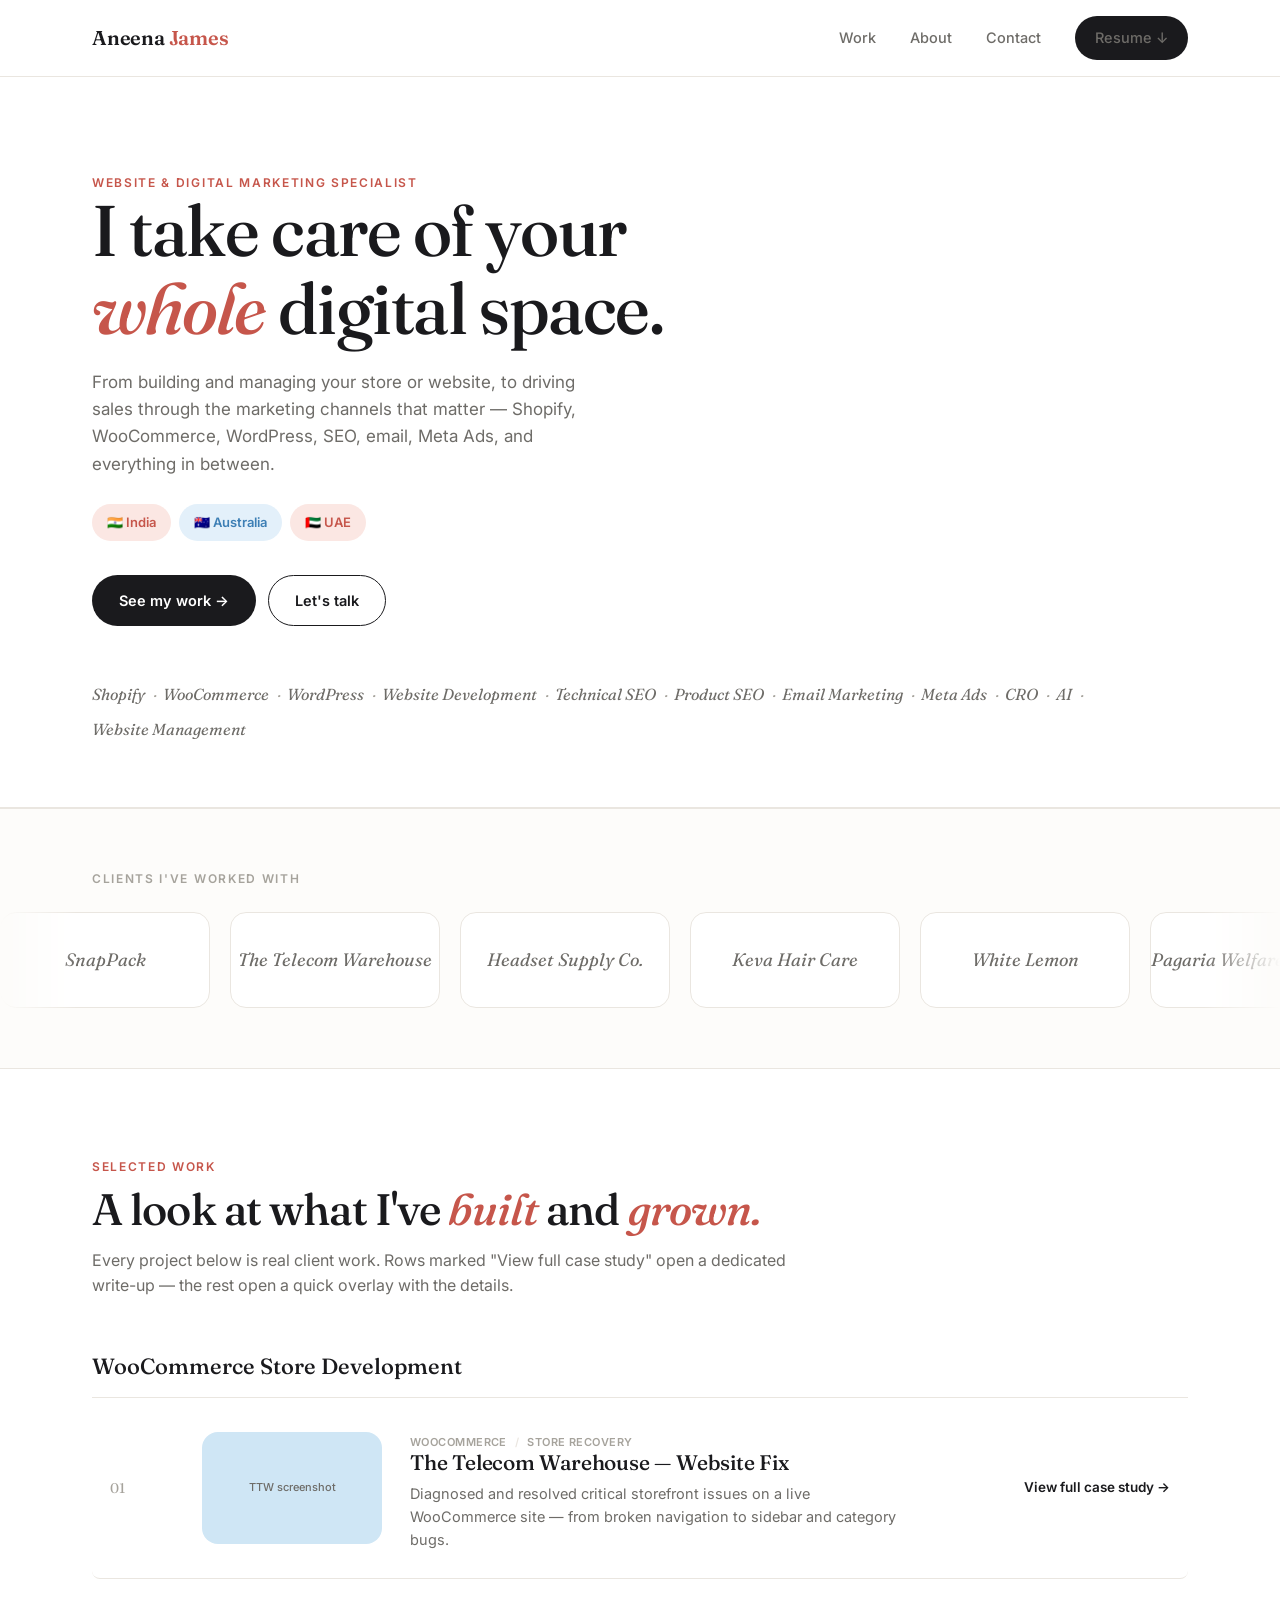
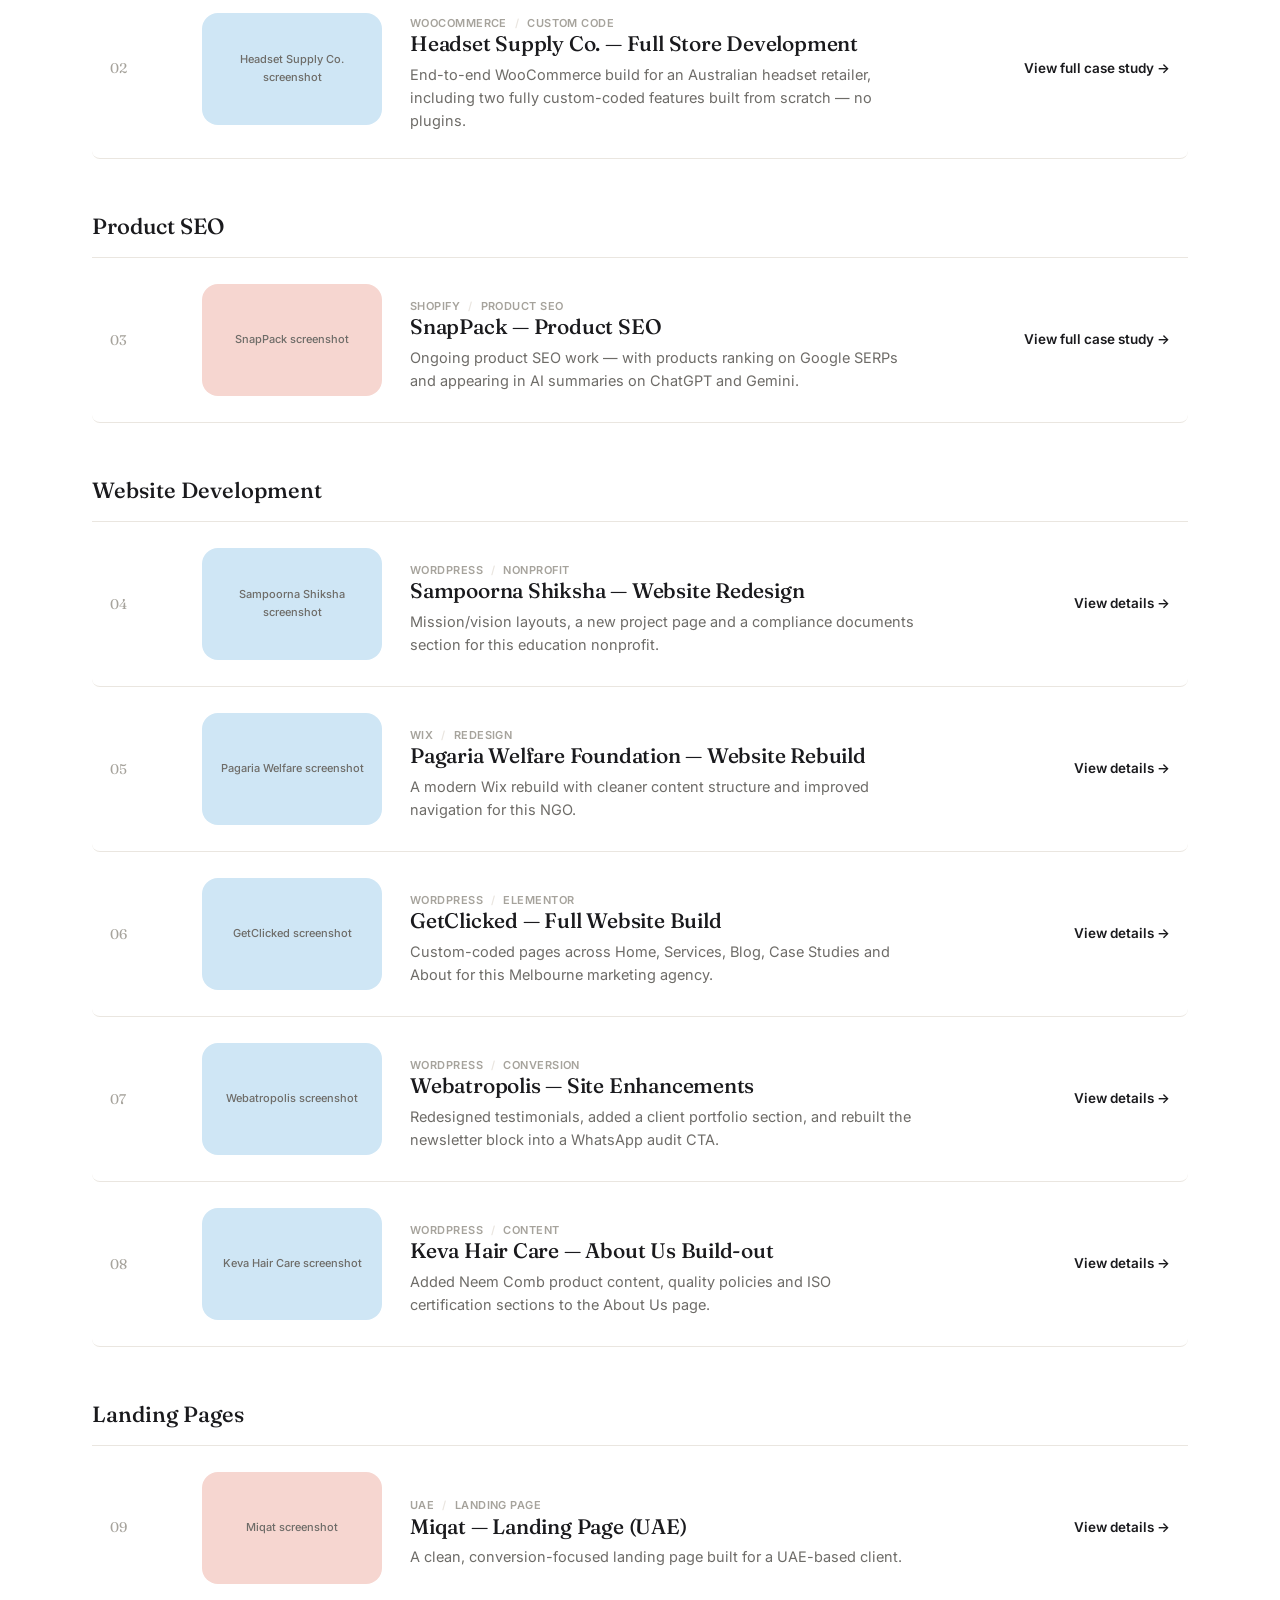
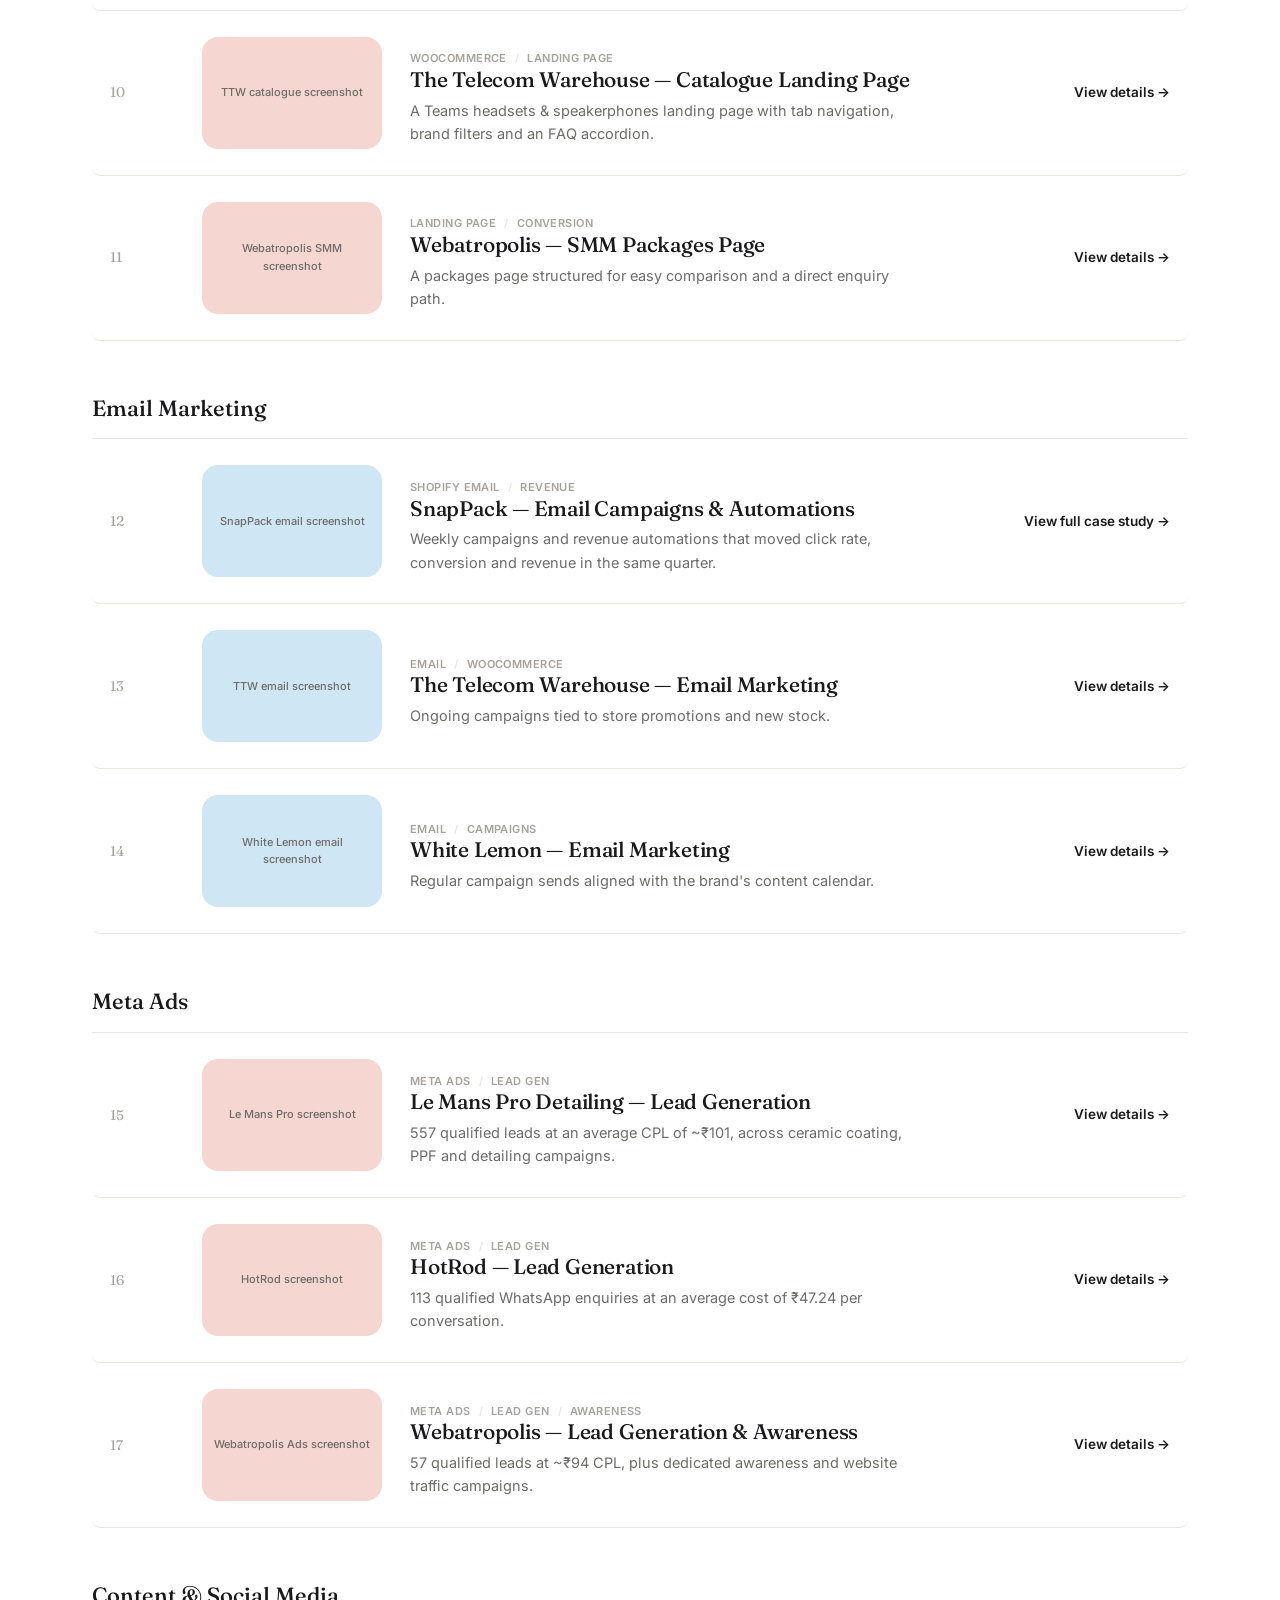
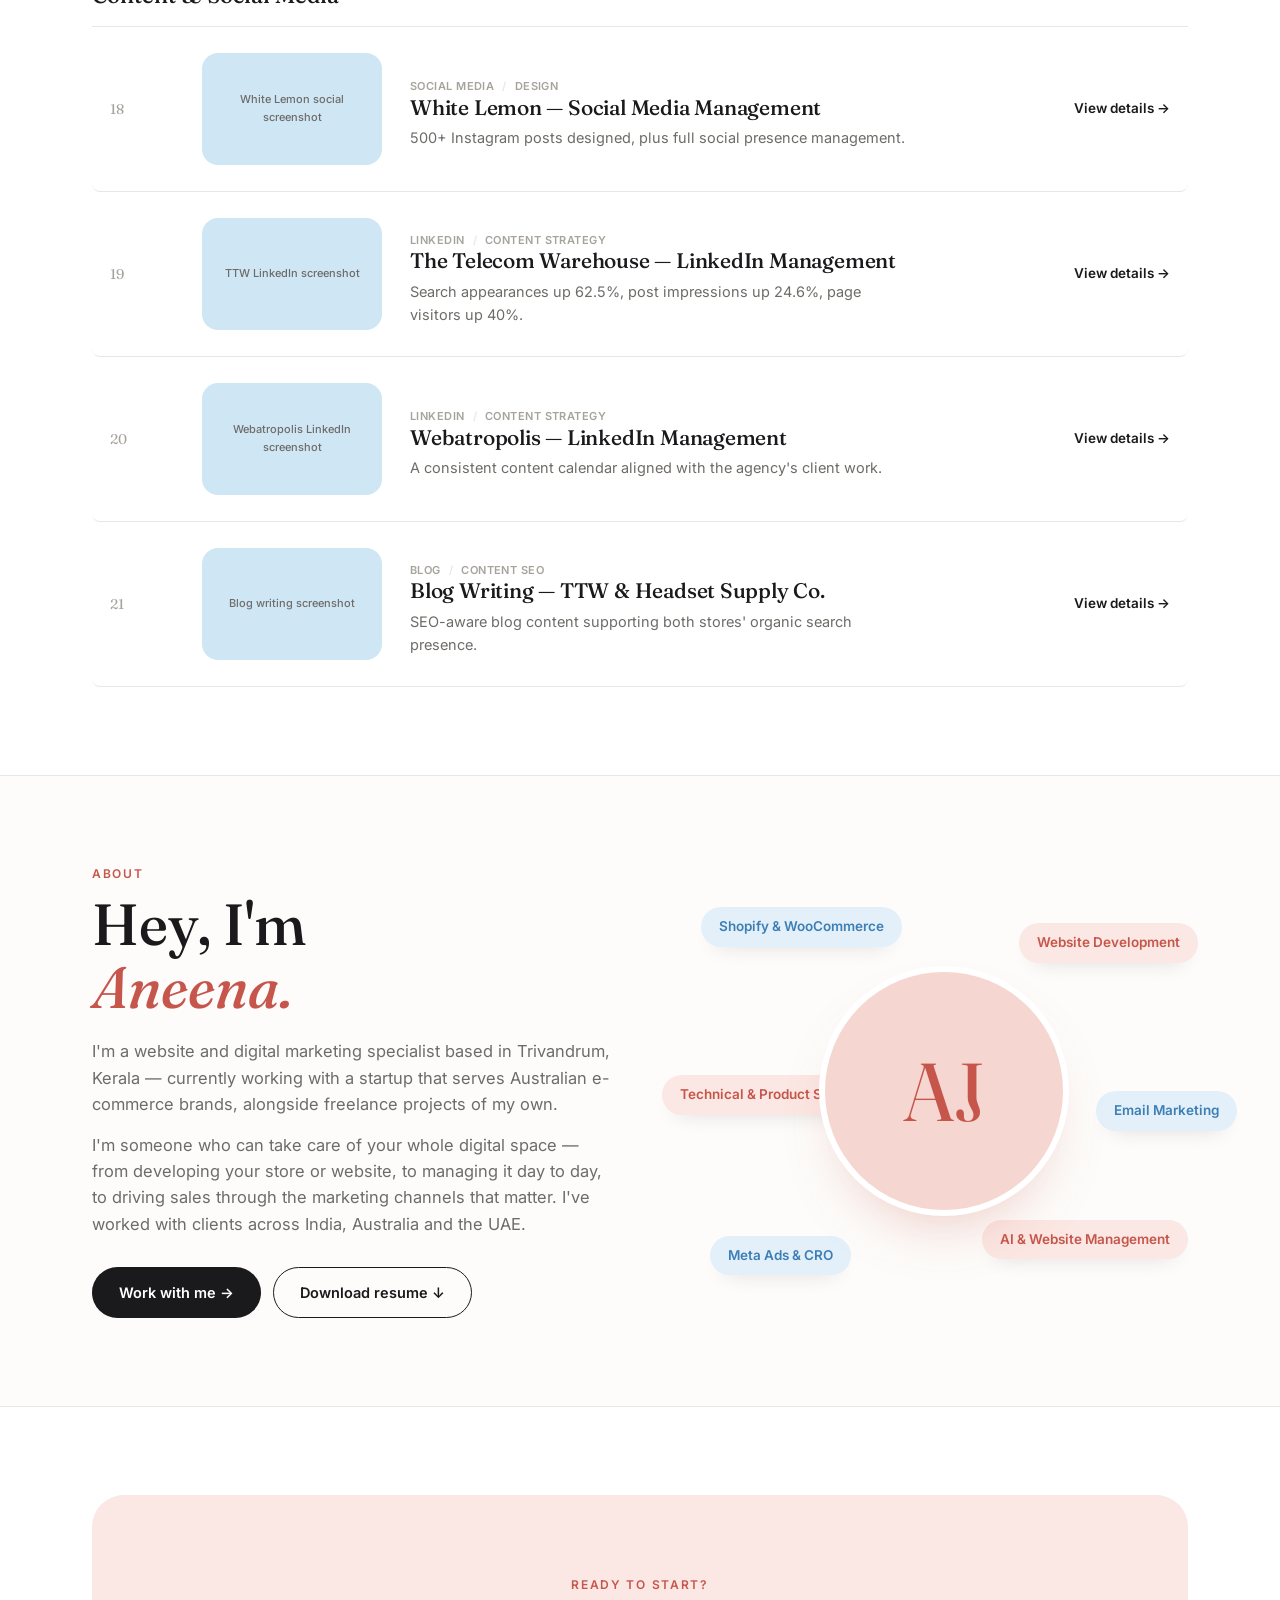
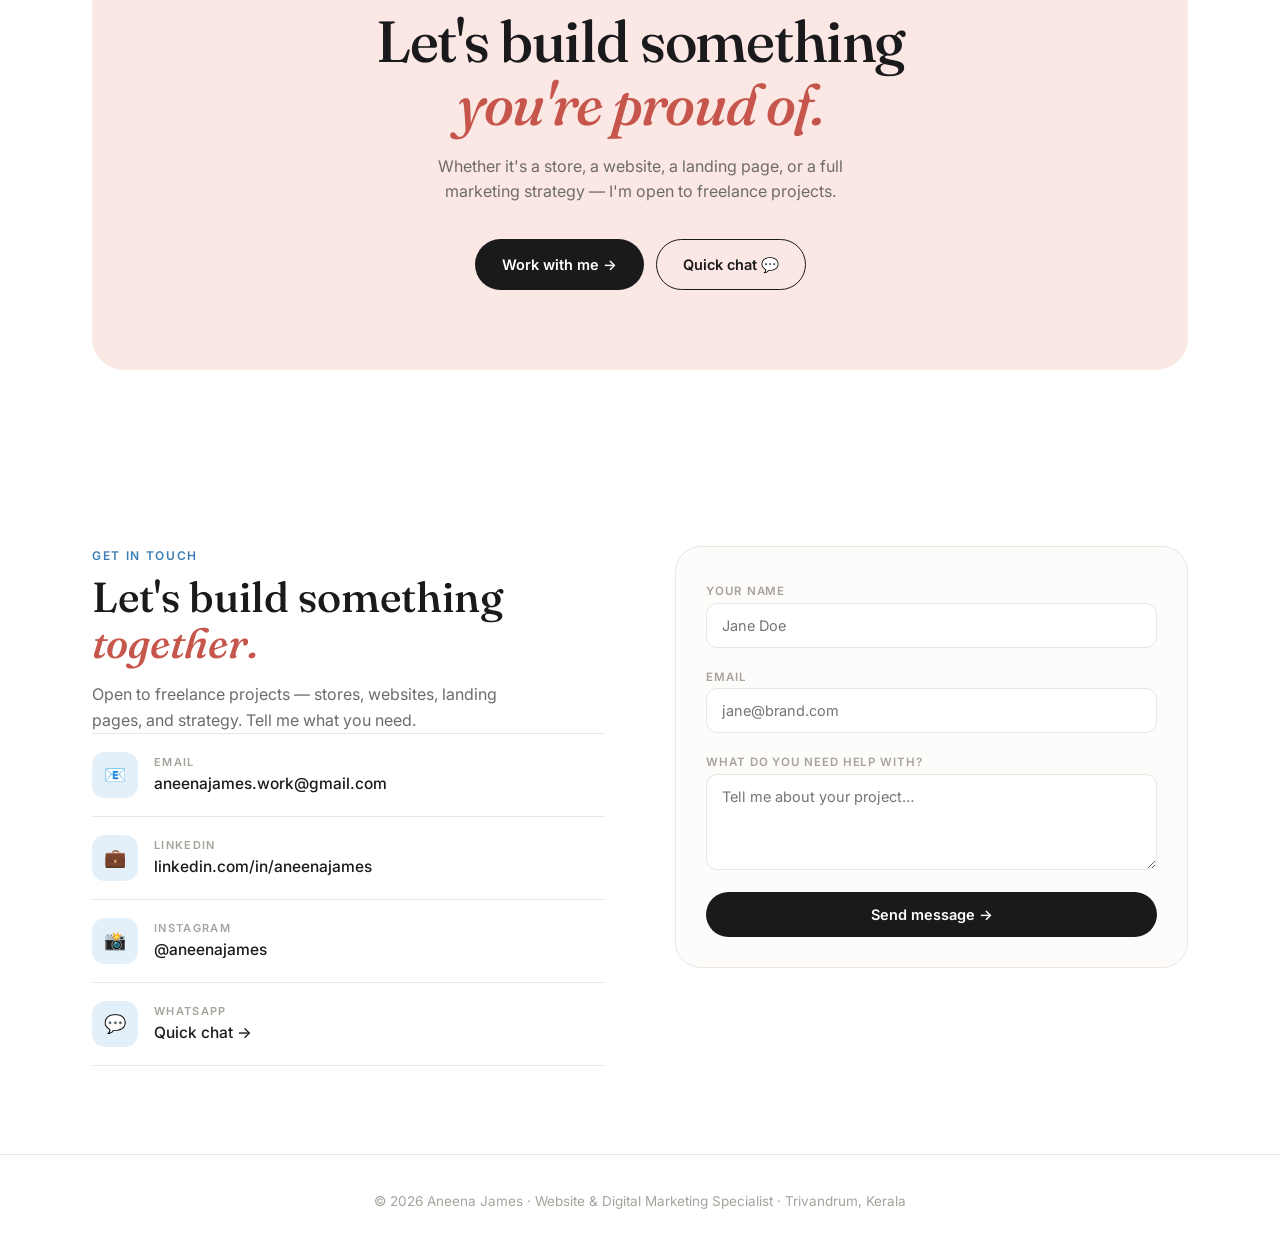
<file: index.html>
<!DOCTYPE html>
<html lang="en">
<head>
<meta charset="UTF-8" />
<meta name="viewport" content="width=device-width, initial-scale=1.0" />
<title>Aneena James — Website & Digital Marketing Specialist</title>
<meta name="description" content="Aneena James helps brands scale — from building and managing your store or website to driving sales through the marketing channels that matter." />
<link rel="preconnect" href="https://fonts.googleapis.com">
<link rel="preconnect" href="https://fonts.gstatic.com" crossorigin>
<link href="https://fonts.googleapis.com/css2?family=Fraunces:ital,opsz,wght@0,9..144,400;0,9..144,500;0,9..144,600;1,9..144,500;1,9..144,600&family=Inter:wght@400;500;600;700&display=swap" rel="stylesheet">
<link rel="stylesheet" href="style.css">
<!--
  FOLDER STRUCTURE
  ├── index.html
  ├── style.css
  ├── main.js
  ├── projects/
  │   ├── ttw-store-fix.html
  │   ├── headsetsupplyco.html
  │   ├── snappack-seo.html
  │   └── snappack-email.html
  ├── assets/
  │   ├── resume.pdf
  │   ├── photo.jpg
  │   └── logos/  (client logos, project screenshots)

  Every .proj-media and .cs-media block is a placeholder tint —
  swap in a real screenshot by adding:
  <img src="assets/your-image.jpg" alt="...">
  inside that div.
-->
</head>
<body>

<!-- ===== NAV ===== -->
<nav class="nav">
  <div class="container nav-inner">
    <a href="#" class="nav-logo">Aneena <span>James</span></a>
    <div class="nav-links" id="navLinks">
      <a href="#work">Work</a>
      <a href="#about">About</a>
      <a href="#contact">Contact</a>
      <a href="assets/resume.pdf" download class="nav-cta">Resume ↓</a>
    </div>
    <button class="burger" id="burger" aria-label="Menu"><span></span><span></span><span></span></button>
  </div>
</nav>

<!-- ===== HERO ===== -->
<header class="hero">
  <div class="container">
    <div class="hero-top">
      <div>
        <div class="eyebrow red reveal">Website &amp; Digital Marketing Specialist</div>
        <h1 class="reveal">I take care of your <em>whole</em> digital space.</h1>
        <p class="hero-role reveal">From building and managing your store or website, to driving sales through the marketing channels that matter — Shopify, WooCommerce, WordPress, SEO, email, Meta Ads, and everything in between.</p>
        <div class="hero-locations reveal">
          <span class="pill red">🇮🇳 India</span>
          <span class="pill blue">🇦🇺 Australia</span>
          <span class="pill red">🇦🇪 UAE</span>
        </div>
        <div class="hero-cta reveal">
          <a href="#work" class="btn btn-dark">See my work →</a>
          <a href="#contact" class="btn btn-outline">Let's talk</a>
        </div>
      </div>
    </div>

    <div class="hero-skills reveal">
      <span class="skill-chip">Shopify</span>
      <span class="skill-chip">WooCommerce</span>
      <span class="skill-chip">WordPress</span>
      <span class="skill-chip">Website Development</span>
      <span class="skill-chip">Technical SEO</span>
      <span class="skill-chip">Product SEO</span>
      <span class="skill-chip">Email Marketing</span>
      <span class="skill-chip">Meta Ads</span>
      <span class="skill-chip">CRO</span>
      <span class="skill-chip">AI</span>
      <span class="skill-chip">Website Management</span>
    </div>
  </div>
</header>

<!-- ===== CLIENTS STRIP ===== -->
<section class="strip-section">
  <div class="container">
    <div class="eyebrow reveal">Clients I've worked with</div>
  </div>
  <div class="strip-track reveal" style="margin-top:24px">
    <div class="strip-inner">
      <div class="strip-card">SnapPack</div>
      <div class="strip-card">The Telecom Warehouse</div>
      <div class="strip-card">Headset Supply Co.</div>
      <div class="strip-card">Keva Hair Care</div>
      <div class="strip-card">White Lemon</div>
      <div class="strip-card">Pagaria Welfare Foundation</div>
      <div class="strip-card">Sampoorna Shiksha</div>
      <div class="strip-card">Webatropolis</div>
      <div class="strip-card">GetClicked</div>
      <div class="strip-card">Le Mans Pro</div>
      <div class="strip-card">HotRod</div>
      <div class="strip-card">Miqat</div>
      <!-- duplicate for loop -->
      <div class="strip-card">SnapPack</div>
      <div class="strip-card">The Telecom Warehouse</div>
      <div class="strip-card">Headset Supply Co.</div>
      <div class="strip-card">Keva Hair Care</div>
      <div class="strip-card">White Lemon</div>
      <div class="strip-card">Pagaria Welfare Foundation</div>
      <div class="strip-card">Sampoorna Shiksha</div>
      <div class="strip-card">Webatropolis</div>
      <div class="strip-card">GetClicked</div>
      <div class="strip-card">Le Mans Pro</div>
      <div class="strip-card">HotRod</div>
      <div class="strip-card">Miqat</div>
    </div>
  </div>
</section>

<!-- ===== WORK ===== -->
<section class="section" id="work">
  <div class="container">
    <div class="section-head reveal">
      <div class="eyebrow red">Selected Work</div>
      <h2>A look at what I've <em>built</em> and <em>grown.</em></h2>
      <p>Every project below is real client work. Rows marked "View full case study" open a dedicated write-up — the rest open a quick overlay with the details.</p>
    </div>

    <!-- ---- WooCommerce Store Development ---- -->
    <h3 class="reveal" style="font-size:22px;margin:56px 0 18px">WooCommerce Store Development</h3>
    <div class="proj-list">
      <a href="projects/telecom-warehouse-recovery/" class="proj-row blue reveal">
        <span class="proj-index">01</span>
        <div class="proj-media">TTW screenshot</div>
        <div class="proj-body">
          <div class="proj-tags"><span class="tag">WooCommerce</span><span class="tag">Store Recovery</span></div>
          <h3>The Telecom Warehouse — Website Fix</h3>
          <p class="proj-desc">Diagnosed and resolved critical storefront issues on a live WooCommerce site — from broken navigation to sidebar and category bugs.</p>
        </div>
        <span class="proj-cta">View full case study →</span>
      </a>
      <a href="projects/headsetsupplyco.html" class="proj-row blue reveal">
        <span class="proj-index">02</span>
        <div class="proj-media">Headset Supply Co. screenshot</div>
        <div class="proj-body">
          <div class="proj-tags"><span class="tag">WooCommerce</span><span class="tag">Custom Code</span></div>
          <h3>Headset Supply Co. — Full Store Development</h3>
          <p class="proj-desc">End-to-end WooCommerce build for an Australian headset retailer, including two fully custom-coded features built from scratch — no plugins.</p>
        </div>
        <span class="proj-cta">View full case study →</span>
      </a>
    </div>

    <!-- ---- Product SEO ---- -->
    <h3 class="reveal" style="font-size:22px;margin:56px 0 18px">Product SEO</h3>
    <div class="proj-list">
      <a href="projects/snappack-seo.html" class="proj-row red reveal">
        <span class="proj-index">03</span>
        <div class="proj-media">SnapPack screenshot</div>
        <div class="proj-body">
          <div class="proj-tags"><span class="tag">Shopify</span><span class="tag">Product SEO</span></div>
          <h3>SnapPack — Product SEO</h3>
          <p class="proj-desc">Ongoing product SEO work — with products ranking on Google SERPs and appearing in AI summaries on ChatGPT and Gemini.</p>
        </div>
        <span class="proj-cta">View full case study →</span>
      </a>
    </div>

    <!-- ---- Website Development ---- -->
    <h3 class="reveal" style="font-size:22px;margin:56px 0 18px">Website Development</h3>
    <div class="proj-list">
      <div class="proj-row blue reveal" data-project="sampoorna-shiksha">
        <span class="proj-index">04</span>
        <div class="proj-media">Sampoorna Shiksha screenshot</div>
        <div class="proj-body">
          <div class="proj-tags"><span class="tag">WordPress</span><span class="tag">Nonprofit</span></div>
          <h3>Sampoorna Shiksha — Website Redesign</h3>
          <p class="proj-desc">Mission/vision layouts, a new project page and a compliance documents section for this education nonprofit.</p>
        </div>
        <span class="proj-cta">View details →</span>
      </div>
      <div class="proj-row blue reveal" data-project="pagaria-welfare">
        <span class="proj-index">05</span>
        <div class="proj-media">Pagaria Welfare screenshot</div>
        <div class="proj-body">
          <div class="proj-tags"><span class="tag">Wix</span><span class="tag">Redesign</span></div>
          <h3>Pagaria Welfare Foundation — Website Rebuild</h3>
          <p class="proj-desc">A modern Wix rebuild with cleaner content structure and improved navigation for this NGO.</p>
        </div>
        <span class="proj-cta">View details →</span>
      </div>
      <div class="proj-row blue reveal" data-project="getclicked">
        <span class="proj-index">06</span>
        <div class="proj-media">GetClicked screenshot</div>
        <div class="proj-body">
          <div class="proj-tags"><span class="tag">WordPress</span><span class="tag">Elementor</span></div>
          <h3>GetClicked — Full Website Build</h3>
          <p class="proj-desc">Custom-coded pages across Home, Services, Blog, Case Studies and About for this Melbourne marketing agency.</p>
        </div>
        <span class="proj-cta">View details →</span>
      </div>
      <div class="proj-row blue reveal" data-project="webatropolis-website">
        <span class="proj-index">07</span>
        <div class="proj-media">Webatropolis screenshot</div>
        <div class="proj-body">
          <div class="proj-tags"><span class="tag">WordPress</span><span class="tag">Conversion</span></div>
          <h3>Webatropolis — Site Enhancements</h3>
          <p class="proj-desc">Redesigned testimonials, added a client portfolio section, and rebuilt the newsletter block into a WhatsApp audit CTA.</p>
        </div>
        <span class="proj-cta">View details →</span>
      </div>
      <div class="proj-row blue reveal" data-project="keva-haircare">
        <span class="proj-index">08</span>
        <div class="proj-media">Keva Hair Care screenshot</div>
        <div class="proj-body">
          <div class="proj-tags"><span class="tag">WordPress</span><span class="tag">Content</span></div>
          <h3>Keva Hair Care — About Us Build-out</h3>
          <p class="proj-desc">Added Neem Comb product content, quality policies and ISO certification sections to the About Us page.</p>
        </div>
        <span class="proj-cta">View details →</span>
      </div>
    </div>

    <!-- ---- Landing Pages ---- -->
    <h3 class="reveal" style="font-size:22px;margin:56px 0 18px">Landing Pages</h3>
    <div class="proj-list">
      <div class="proj-row red reveal" data-project="miqat-uae">
        <span class="proj-index">09</span>
        <div class="proj-media">Miqat screenshot</div>
        <div class="proj-body">
          <div class="proj-tags"><span class="tag">UAE</span><span class="tag">Landing Page</span></div>
          <h3>Miqat — Landing Page (UAE)</h3>
          <p class="proj-desc">A clean, conversion-focused landing page built for a UAE-based client.</p>
        </div>
        <span class="proj-cta">View details →</span>
      </div>
      <div class="proj-row red reveal" data-project="ttw-catalogue">
        <span class="proj-index">10</span>
        <div class="proj-media">TTW catalogue screenshot</div>
        <div class="proj-body">
          <div class="proj-tags"><span class="tag">WooCommerce</span><span class="tag">Landing Page</span></div>
          <h3>The Telecom Warehouse — Catalogue Landing Page</h3>
          <p class="proj-desc">A Teams headsets &amp; speakerphones landing page with tab navigation, brand filters and an FAQ accordion.</p>
        </div>
        <span class="proj-cta">View details →</span>
      </div>
      <div class="proj-row red reveal" data-project="webatropolis-smm-packages">
        <span class="proj-index">11</span>
        <div class="proj-media">Webatropolis SMM screenshot</div>
        <div class="proj-body">
          <div class="proj-tags"><span class="tag">Landing Page</span><span class="tag">Conversion</span></div>
          <h3>Webatropolis — SMM Packages Page</h3>
          <p class="proj-desc">A packages page structured for easy comparison and a direct enquiry path.</p>
        </div>
        <span class="proj-cta">View details →</span>
      </div>
    </div>

    <!-- ---- Email Marketing ---- -->
    <h3 class="reveal" style="font-size:22px;margin:56px 0 18px">Email Marketing</h3>
    <div class="proj-list">
      <a href="projects/snappack-email.html" class="proj-row blue reveal">
        <span class="proj-index">12</span>
        <div class="proj-media">SnapPack email screenshot</div>
        <div class="proj-body">
          <div class="proj-tags"><span class="tag">Shopify Email</span><span class="tag">Revenue</span></div>
          <h3>SnapPack — Email Campaigns &amp; Automations</h3>
          <p class="proj-desc">Weekly campaigns and revenue automations that moved click rate, conversion and revenue in the same quarter.</p>
        </div>
        <span class="proj-cta">View full case study →</span>
      </a>
      <div class="proj-row blue reveal" data-project="ttw-email">
        <span class="proj-index">13</span>
        <div class="proj-media">TTW email screenshot</div>
        <div class="proj-body">
          <div class="proj-tags"><span class="tag">Email</span><span class="tag">WooCommerce</span></div>
          <h3>The Telecom Warehouse — Email Marketing</h3>
          <p class="proj-desc">Ongoing campaigns tied to store promotions and new stock.</p>
        </div>
        <span class="proj-cta">View details →</span>
      </div>
      <div class="proj-row blue reveal" data-project="whitelemon-email">
        <span class="proj-index">14</span>
        <div class="proj-media">White Lemon email screenshot</div>
        <div class="proj-body">
          <div class="proj-tags"><span class="tag">Email</span><span class="tag">Campaigns</span></div>
          <h3>White Lemon — Email Marketing</h3>
          <p class="proj-desc">Regular campaign sends aligned with the brand's content calendar.</p>
        </div>
        <span class="proj-cta">View details →</span>
      </div>
    </div>

    <!-- ---- Meta Ads ---- -->
    <h3 class="reveal" style="font-size:22px;margin:56px 0 18px">Meta Ads</h3>
    <div class="proj-list">
      <div class="proj-row red reveal" data-project="lemans-pro">
        <span class="proj-index">15</span>
        <div class="proj-media">Le Mans Pro screenshot</div>
        <div class="proj-body">
          <div class="proj-tags"><span class="tag">Meta Ads</span><span class="tag">Lead Gen</span></div>
          <h3>Le Mans Pro Detailing — Lead Generation</h3>
          <p class="proj-desc">557 qualified leads at an average CPL of ~₹101, across ceramic coating, PPF and detailing campaigns.</p>
        </div>
        <span class="proj-cta">View details →</span>
      </div>
      <div class="proj-row red reveal" data-project="hotrod">
        <span class="proj-index">16</span>
        <div class="proj-media">HotRod screenshot</div>
        <div class="proj-body">
          <div class="proj-tags"><span class="tag">Meta Ads</span><span class="tag">Lead Gen</span></div>
          <h3>HotRod — Lead Generation</h3>
          <p class="proj-desc">113 qualified WhatsApp enquiries at an average cost of ₹47.24 per conversation.</p>
        </div>
        <span class="proj-cta">View details →</span>
      </div>
      <div class="proj-row red reveal" data-project="webatropolis-leadgen">
        <span class="proj-index">17</span>
        <div class="proj-media">Webatropolis Ads screenshot</div>
        <div class="proj-body">
          <div class="proj-tags"><span class="tag">Meta Ads</span><span class="tag">Lead Gen</span><span class="tag">Awareness</span></div>
          <h3>Webatropolis — Lead Generation &amp; Awareness</h3>
          <p class="proj-desc">57 qualified leads at ~₹94 CPL, plus dedicated awareness and website traffic campaigns.</p>
        </div>
        <span class="proj-cta">View details →</span>
      </div>
    </div>

    <!-- ---- Content & Social Media ---- -->
    <h3 class="reveal" style="font-size:22px;margin:56px 0 18px">Content &amp; Social Media</h3>
    <div class="proj-list">
      <div class="proj-row blue reveal" data-project="whitelemon-social">
        <span class="proj-index">18</span>
        <div class="proj-media">White Lemon social screenshot</div>
        <div class="proj-body">
          <div class="proj-tags"><span class="tag">Social Media</span><span class="tag">Design</span></div>
          <h3>White Lemon — Social Media Management</h3>
          <p class="proj-desc">500+ Instagram posts designed, plus full social presence management.</p>
        </div>
        <span class="proj-cta">View details →</span>
      </div>
      <div class="proj-row blue reveal" data-project="ttw-linkedin">
        <span class="proj-index">19</span>
        <div class="proj-media">TTW LinkedIn screenshot</div>
        <div class="proj-body">
          <div class="proj-tags"><span class="tag">LinkedIn</span><span class="tag">Content Strategy</span></div>
          <h3>The Telecom Warehouse — LinkedIn Management</h3>
          <p class="proj-desc">Search appearances up 62.5%, post impressions up 24.6%, page visitors up 40%.</p>
        </div>
        <span class="proj-cta">View details →</span>
      </div>
      <div class="proj-row blue reveal" data-project="webatropolis-linkedin">
        <span class="proj-index">20</span>
        <div class="proj-media">Webatropolis LinkedIn screenshot</div>
        <div class="proj-body">
          <div class="proj-tags"><span class="tag">LinkedIn</span><span class="tag">Content Strategy</span></div>
          <h3>Webatropolis — LinkedIn Management</h3>
          <p class="proj-desc">A consistent content calendar aligned with the agency's client work.</p>
        </div>
        <span class="proj-cta">View details →</span>
      </div>
      <div class="proj-row blue reveal" data-project="blog-writing">
        <span class="proj-index">21</span>
        <div class="proj-media">Blog writing screenshot</div>
        <div class="proj-body">
          <div class="proj-tags"><span class="tag">Blog</span><span class="tag">Content SEO</span></div>
          <h3>Blog Writing — TTW &amp; Headset Supply Co.</h3>
          <p class="proj-desc">SEO-aware blog content supporting both stores' organic search presence.</p>
        </div>
        <span class="proj-cta">View details →</span>
      </div>
    </div>
  </div>
</section>

<!-- ===== ABOUT ===== -->
<section class="section" id="about" style="background:var(--paper);border-top:1px solid var(--line);border-bottom:1px solid var(--line)">
  <div class="container about-grid">
    <div class="reveal">
      <div class="eyebrow red">About</div>
      <h2 style="margin-top:10px;font-size:clamp(34px,5vw,58px)">Hey, I'm<br><em>Aneena.</em></h2>
      <p style="color:var(--ink-soft);margin-top:20px;font-size:16.5px;max-width:52ch">
        I'm a website and digital marketing specialist based in Trivandrum, Kerala — currently working with a startup that serves Australian e-commerce brands, alongside freelance projects of my own.
      </p>
      <p style="color:var(--ink-soft);margin-top:14px;font-size:16.5px;max-width:52ch">
        I'm someone who can take care of your whole digital space — from developing your store or website, to managing it day to day, to driving sales through the marketing channels that matter. I've worked with clients across India, Australia and the UAE.
      </p>
      <div class="hero-cta" style="margin-top:30px">
        <a href="#contact" class="btn btn-dark">Work with me →</a>
        <a href="assets/resume.pdf" download class="btn btn-outline">Download resume ↓</a>
      </div>
    </div>

    <div class="photo-wrap reveal">
      <!-- Replace with: <img src="assets/photo.jpg" alt="Aneena James"> -->
      <div class="photo-circle">AJ</div>
      <span class="float-tag ft1">Shopify &amp; WooCommerce</span>
      <span class="float-tag ft2">Website Development</span>
      <span class="float-tag ft3">Technical &amp; Product SEO</span>
      <span class="float-tag ft4">Email Marketing</span>
      <span class="float-tag ft5">Meta Ads &amp; CRO</span>
      <span class="float-tag ft6">AI &amp; Website Management</span>
    </div>
  </div>
</section>

<!-- ===== CTA ===== -->
<section class="section">
  <div class="container">
    <div class="cta-card reveal">
      <div class="eyebrow red">Ready to start?</div>
      <h2 style="margin-top:16px">Let's build something<br><em>you're proud of.</em></h2>
      <p>Whether it's a store, a website, a landing page, or a full marketing strategy — I'm open to freelance projects.</p>
      <div class="hero-cta">
        <a href="#contact" class="btn btn-dark">Work with me →</a>
        <a href="https://wa.me/YOURNUMBER?text=Hi%20Aneena!%20I%20came%20across%20your%20portfolio%20and%20would%20love%20to%20chat." target="_blank" rel="noopener" class="btn btn-outline">Quick chat 💬</a>
      </div>
    </div>
  </div>
</section>

<!-- ===== CONTACT ===== -->
<section class="section" id="contact">
  <div class="container contact-grid">
    <div class="reveal">
      <div class="eyebrow blue">Get in touch</div>
      <h2 style="margin-top:10px;font-size:clamp(28px,4vw,42px)">Let's build something <em>together.</em></h2>
      <p style="color:var(--ink-soft);margin-top:16px;font-size:16px;max-width:42ch">Open to freelance projects — stores, websites, landing pages, and strategy. Tell me what you need.</p>

      <div class="contact-row">
        <div class="icon-box">📧</div>
        <div><div class="lbl">Email</div><a class="val" href="mailto:aneenajames.work@gmail.com">aneenajames.work@gmail.com</a></div>
      </div>
      <div class="contact-row">
        <div class="icon-box">💼</div>
        <div><div class="lbl">LinkedIn</div><a class="val" href="https://linkedin.com/in/aneenajames" target="_blank" rel="noopener">linkedin.com/in/aneenajames</a></div>
      </div>
      <div class="contact-row">
        <div class="icon-box">📸</div>
        <div><div class="lbl">Instagram</div><a class="val" href="https://instagram.com/aneenajames" target="_blank" rel="noopener">@aneenajames</a></div>
      </div>
      <div class="contact-row">
        <div class="icon-box">💬</div>
        <div><div class="lbl">WhatsApp</div><a class="val" href="https://wa.me/YOURNUMBER" target="_blank" rel="noopener">Quick chat →</a></div>
      </div>
    </div>

    <form class="form-box reveal" action="#" method="POST">
      <div><label for="fName">Your Name</label><input id="fName" name="name" type="text" required placeholder="Jane Doe" /></div>
      <div><label for="fEmail">Email</label><input id="fEmail" name="email" type="email" required placeholder="jane@brand.com" /></div>
      <div><label for="fMsg">What do you need help with?</label><textarea id="fMsg" name="message" rows="4" required placeholder="Tell me about your project…"></textarea></div>
      <button type="submit" class="btn btn-dark">Send message →</button>
    </form>
  </div>
</section>

<footer class="footer">
  <div class="container">© 2026 Aneena James · Website &amp; Digital Marketing Specialist · Trivandrum, Kerala</div>
</footer>

<!-- ===== MODAL ===== -->
<div class="modal-overlay" id="modalOverlay">
  <div class="modal">
    <div class="modal-media"></div>
    <button class="modal-close" id="modalClose" aria-label="Close">✕</button>
    <div class="modal-body" id="modalBody"></div>
  </div>
</div>

<script src="main.js"></script>
</body>
</html>
</file>
<file: style.css>
/* ============================================================
   AJ — Website & Digital Marketing Specialist
   Design tokens
   ============================================================ */
:root{
  --white:      #FFFFFF;
  --paper:      #FDFCFA;
  --ink:        #1A1A1D;
  --ink-soft:   #6E6C68;
  --ink-faint:  #A6A39C;
  --line:       #EAE6E0;

  --red:        #E8827A;
  --red-deep:   #C6564B;
  --red-tint:   #FBE7E3;
  --red-tint-2: #F6D6D0;

  --blue:       #7DB2DD;
  --blue-deep:  #3D7FB5;
  --blue-tint:  #E3F0FA;
  --blue-tint-2:#CFE6F5;

  --font-display: 'Fraunces', Georgia, serif;
  --font-body: 'Inter', system-ui, -apple-system, sans-serif;

  --r-sm: 8px;
  --r-md: 16px;
  --r-lg: 26px;
}

*,*::before,*::after{box-sizing:border-box}
html{scroll-behavior:smooth}
body{
  margin:0;
  background:var(--white);
  color:var(--ink);
  font-family:var(--font-body);
  line-height:1.6;
  font-size:16px;
  -webkit-font-smoothing:antialiased;
}
img{max-width:100%;display:block}
a{color:inherit;text-decoration:none}
h1,h2,h3,h4{font-family:var(--font-display);font-weight:500;line-height:1.08;margin:0}
p{margin:0}
em{font-style:italic;color:var(--red-deep)}
.container{max-width:1160px;margin:0 auto;padding:0 32px}

/* ===== NAV ===== */
.nav{
  position:sticky;top:0;z-index:60;
  background:rgba(255,255,255,.88);
  backdrop-filter:blur(10px);-webkit-backdrop-filter:blur(10px);
  border-bottom:1px solid var(--line);
}
.nav-inner{display:flex;align-items:center;justify-content:space-between;height:76px}
.nav-logo{font-family:var(--font-display);font-size:20px;font-weight:600;letter-spacing:-.01em}
.nav-logo span{color:var(--red-deep)}
.nav-links{display:flex;align-items:center;gap:34px}
.nav-links a{font-size:14.5px;font-weight:500;color:var(--ink-soft);transition:color .2s}
.nav-links a:hover{color:var(--ink)}
.nav-cta{
  display:inline-flex;align-items:center;gap:8px;
  padding:10px 20px;border-radius:999px;
  background:var(--ink);color:var(--white);
  font-size:14px;font-weight:600;transition:transform .2s,background .2s;
}
.nav-cta:hover{background:var(--red-deep);transform:translateY(-1px)}
.burger{display:none;background:none;border:none;cursor:pointer;width:36px;height:36px}
.burger span{display:block;width:20px;height:1.5px;background:var(--ink);margin:5px auto;transition:.25s}

/* ===== EYEBROW / LABELS ===== */
.eyebrow{
  font-size:12px;letter-spacing:.14em;text-transform:uppercase;
  font-weight:600;color:var(--ink-faint);
}
.eyebrow.red{color:var(--red-deep)}
.eyebrow.blue{color:var(--blue-deep)}

/* ===== HERO ===== */
.hero{padding:96px 0 64px;border-bottom:1px solid var(--line)}
.hero-top{display:flex;justify-content:space-between;align-items:flex-end;gap:40px;flex-wrap:wrap}
.hero h1{
  font-size:clamp(38px,5.6vw,72px);letter-spacing:-.02em;max-width:15ch;
}
.hero-role{margin-top:22px;font-size:17px;color:var(--ink-soft);max-width:44ch}
.hero-locations{
  display:flex;gap:8px;flex-wrap:wrap;margin-top:26px;
}
.pill{
  padding:7px 14px;border-radius:999px;font-size:13px;font-weight:600;
  border:1px solid var(--line);color:var(--ink-soft);
}
.pill.red{background:var(--red-tint);border-color:transparent;color:var(--red-deep)}
.pill.blue{background:var(--blue-tint);border-color:transparent;color:var(--blue-deep)}
.hero-cta{display:flex;gap:12px;margin-top:34px;flex-wrap:wrap}
.btn{
  display:inline-flex;align-items:center;gap:8px;
  padding:13px 26px;border-radius:999px;font-size:14.5px;font-weight:600;
  border:1.5px solid transparent;cursor:pointer;font-family:var(--font-body);
  transition:transform .2s ease,background .2s ease,color .2s ease,border-color .2s;
}
.btn-dark{background:var(--ink);color:var(--white)}
.btn-dark:hover{background:var(--red-deep);transform:translateY(-1px)}
.btn-outline{border-color:var(--ink);color:var(--ink)}
.btn-outline:hover{background:var(--ink);color:var(--white)}

.hero-skills{margin-top:56px;display:flex;flex-wrap:wrap;gap:10px 0}
.skill-chip{
  font-family:var(--font-display);font-style:italic;font-size:16px;
  color:var(--ink-soft);padding:0 18px 0 0;position:relative;
}
.skill-chip:not(:last-child)::after{content:"·";position:absolute;right:6px;color:var(--ink-faint)}

/* ===== SECTION ===== */
.section{padding:88px 0}
.section-head{max-width:70ch;margin-bottom:44px}
.section-head h2{font-size:clamp(30px,4vw,44px);letter-spacing:-.02em;margin-top:10px}
.section-head p{color:var(--ink-soft);margin-top:14px;font-size:16px}

/* ===== PROJECT ROWS (simple, editorial — inspired by reference) ===== */
.proj-list{border-top:1px solid var(--line)}
.proj-row{
  display:grid;grid-template-columns:64px 180px 1fr auto;
  gap:28px;align-items:center;
  padding:26px 18px;border-bottom:1px solid var(--line);
  cursor:pointer;border-radius:var(--r-sm);
  transition:background .25s ease,padding-left .25s ease;
}
.proj-row:hover{background:var(--tint,var(--red-tint));padding-left:14px}
.proj-row.blue{--tint:var(--blue-tint)}
.proj-row.red{--tint:var(--red-tint)}
.proj-index{
  font-family:var(--font-display);font-size:14px;color:var(--ink-faint);
}
.proj-media{
  width:180px;height:112px;border-radius:var(--r-md);
  background:var(--red-tint-2);
  display:flex;align-items:center;justify-content:center;
  font-size:11px;color:var(--ink-soft);text-align:center;padding:10px;
  font-weight:500;overflow:hidden;
}
.proj-row.blue .proj-media{background:var(--blue-tint-2)}
.proj-media img{width:100%;height:100%;object-fit:cover;border-radius:var(--r-md)}
.proj-body h3{font-size:21px;letter-spacing:-.01em}
.proj-body .proj-desc{color:var(--ink-soft);font-size:14.5px;margin-top:8px;max-width:56ch}
.proj-tags{display:flex;gap:8px;flex-wrap:wrap;margin-top:10px}
.tag{font-size:11px;font-weight:600;letter-spacing:.04em;text-transform:uppercase;color:var(--ink-faint)}
.tag:not(:last-child)::after{content:"/";margin-left:8px;color:var(--line)}
.proj-cta{
  font-size:13.5px;font-weight:600;white-space:nowrap;
  display:flex;align-items:center;gap:6px;color:var(--ink);
}
.proj-row:hover .proj-cta{color:var(--red-deep)}
.proj-row.blue:hover .proj-cta{color:var(--blue-deep)}

@media (max-width:760px){
  .proj-row{grid-template-columns:1fr;gap:14px;padding:22px 10px}
  .proj-index{display:none}
  .proj-media{width:100%;height:150px}
  .proj-cta{justify-self:flex-start}
}

/* ===== MODAL (overlay case studies) ===== */
.modal-overlay{
  position:fixed;inset:0;z-index:200;
  background:rgba(26,26,29,.5);
  display:none;align-items:flex-start;justify-content:center;
  padding:48px 20px;overflow-y:auto;
  backdrop-filter:blur(3px);
}
.modal-overlay.open{display:flex}
.modal{
  background:var(--white);border-radius:var(--r-lg);
  max-width:720px;width:100%;padding:0;position:relative;
  box-shadow:0 40px 80px -30px rgba(0,0,0,.35);
  animation:modalIn .3s ease;
}
@keyframes modalIn{from{opacity:0;transform:translateY(16px)}to{opacity:1;transform:none}}
.modal-media{
  height:220px;border-radius:var(--r-lg) var(--r-lg) 0 0;
  background:var(--red-tint);
}
.modal-close{
  position:absolute;top:18px;right:18px;width:38px;height:38px;border-radius:50%;
  background:var(--white);border:1px solid var(--line);cursor:pointer;
  display:flex;align-items:center;justify-content:center;font-size:16px;
  transition:transform .2s;
}
.modal-close:hover{transform:rotate(90deg)}
.modal-body{padding:38px 40px 42px}
.modal-body .eyebrow{margin-bottom:10px}
.modal-body h3{font-size:28px;letter-spacing:-.01em}
.modal-body .modal-sub{color:var(--ink-soft);margin-top:8px;font-size:15px}
.modal-tags{display:flex;gap:8px;flex-wrap:wrap;margin:16px 0 26px}
.modal-block{margin-bottom:22px}
.modal-block h4{
  font-size:12px;letter-spacing:.1em;text-transform:uppercase;font-weight:700;
  color:var(--red-deep);margin-bottom:10px;font-family:var(--font-body);
}
.modal-block ul{margin:0;padding-left:18px;color:var(--ink-soft);font-size:14.5px}
.modal-block ul li{margin-bottom:6px}
.modal-block p{color:var(--ink-soft);font-size:14.5px}
.modal-stats{display:grid;grid-template-columns:repeat(2,1fr);gap:10px}
.mstat{background:var(--blue-tint);border-radius:var(--r-sm);padding:14px 16px}
.mstat .v{font-family:var(--font-display);font-size:20px;color:var(--blue-deep);font-weight:600}
.mstat .l{font-size:11.5px;color:var(--ink-soft);margin-top:2px}

/* ===== TESTIMONIALS / STRIP ===== */
.strip-section{padding:60px 0;border-top:1px solid var(--line);border-bottom:1px solid var(--line);background:var(--paper)}
.strip-track{display:flex;gap:20px;overflow:hidden;-webkit-mask-image:linear-gradient(to right,transparent,#000 6%,#000 94%,transparent);mask-image:linear-gradient(to right,transparent,#000 6%,#000 94%,transparent)}
.strip-inner{display:flex;gap:20px;animation:scroll 34s linear infinite;width:max-content}
.strip-track:hover .strip-inner{animation-play-state:paused}
@keyframes scroll{from{transform:translateX(0)}to{transform:translateX(-50%)}}
.strip-card{
  flex:0 0 auto;min-width:210px;height:96px;border-radius:var(--r-md);
  background:var(--white);border:1px solid var(--line);
  display:flex;align-items:center;justify-content:center;
  font-family:var(--font-display);font-style:italic;font-size:18px;color:var(--ink-soft);
}

/* ===== ABOUT PHOTO + FLOATING TAGS ===== */
.about-grid{display:grid;grid-template-columns:1.05fr .95fr;gap:70px;align-items:center}
.photo-wrap{position:relative;display:flex;justify-content:center;align-items:center;min-height:400px}
.photo-circle{
  width:250px;height:250px;border-radius:50%;
  background:var(--red-tint-2);border:6px solid var(--white);
  box-shadow:0 30px 60px -28px rgba(198,86,75,.35);
  display:flex;align-items:center;justify-content:center;
  font-family:var(--font-display);font-size:82px;color:var(--red-deep);
  position:relative;z-index:2;
}
/* Replace with: <img src="assets/photo.jpg" alt="Aneena James" style="width:100%;height:100%;border-radius:50%;object-fit:cover"> */
.float-tag{
  position:absolute;padding:9px 18px;border-radius:999px;
  font-size:13.5px;font-weight:600;box-shadow:0 10px 22px -14px rgba(0,0,0,.2);
  animation:floatY 5s ease-in-out infinite;white-space:nowrap;
}
@keyframes floatY{0%,100%{transform:translateY(0)}50%{transform:translateY(-10px)}}
.float-tag.ft1{top:4%;   left:0%;   background:var(--blue-tint);  color:var(--blue-deep); animation-delay:0s}
.float-tag.ft2{top:8%;   right:-2%; background:var(--red-tint);   color:var(--red-deep);  animation-delay:.6s}
.float-tag.ft3{top:46%;  left:-8%;  background:var(--red-tint);   color:var(--red-deep);  animation-delay:1.2s}
.float-tag.ft4{top:50%;  right:-10%;background:var(--blue-tint);  color:var(--blue-deep); animation-delay:1.8s}
.float-tag.ft5{bottom:4%;left:2%;   background:var(--blue-tint);  color:var(--blue-deep); animation-delay:2.4s}
.float-tag.ft6{bottom:8%;right:0%;  background:var(--red-tint);   color:var(--red-deep);  animation-delay:3s}

@media (max-width:820px){
  .about-grid{grid-template-columns:1fr;gap:56px}
  .photo-wrap{min-height:320px}
  .float-tag{font-size:12px;padding:7px 14px}
}

/* ===== CTA / CONTACT ===== */
.cta-card{
  background:var(--red-tint);border-radius:32px;padding:80px 40px;text-align:center;position:relative;overflow:hidden;
}
.cta-card h2{font-size:clamp(34px,5vw,58px);letter-spacing:-.02em}
.cta-card p{color:var(--ink-soft);margin:18px auto 30px;max-width:48ch;font-size:16px}
.cta-card .hero-cta{justify-content:center}

.contact-grid{display:grid;grid-template-columns:1fr 1fr;gap:70px;align-items:start}
.contact-row{display:flex;align-items:center;gap:16px;padding:18px 0;border-top:1px solid var(--line)}
.contact-row:last-child{border-bottom:1px solid var(--line)}
.icon-box{width:46px;height:46px;border-radius:13px;background:var(--blue-tint);display:flex;align-items:center;justify-content:center;font-size:18px;flex-shrink:0}
.lbl{font-size:11px;letter-spacing:.12em;text-transform:uppercase;color:var(--ink-faint);font-weight:600}
.val{font-size:15.5px;font-weight:500;margin-top:2px}
.val:hover{color:var(--red-deep)}

.form-box{background:var(--paper);border:1px solid var(--line);border-radius:var(--r-lg);padding:30px;display:flex;flex-direction:column;gap:15px}
.form-box label{font-size:11.5px;letter-spacing:.08em;text-transform:uppercase;font-weight:600;color:var(--ink-faint)}
.form-box input,.form-box textarea{
  width:100%;padding:13px 15px;border:1px solid var(--line);border-radius:11px;
  font-family:var(--font-body);font-size:14.5px;background:var(--white);color:var(--ink);resize:vertical;
}
.form-box input:focus,.form-box textarea:focus{outline:none;border-color:var(--red)}
.form-box .btn{width:100%;justify-content:center}

.footer{padding:36px 0;text-align:center;color:var(--ink-faint);font-size:13.5px;border-top:1px solid var(--line)}

/* ===== case study page shell ===== */
.cs-hero{padding:64px 0 40px;border-bottom:1px solid var(--line)}
.cs-back{font-size:13.5px;font-weight:600;color:var(--ink-soft);display:inline-flex;gap:6px;align-items:center;margin-bottom:26px}
.cs-back:hover{color:var(--red-deep)}
.cs-hero h1{font-size:clamp(32px,5vw,54px);letter-spacing:-.02em;max-width:20ch}
.cs-hero .cs-sub{color:var(--ink-soft);font-size:16.5px;margin-top:16px;max-width:60ch}
.cs-tags{display:flex;gap:8px;flex-wrap:wrap;margin-top:22px}
.cs-media{margin:44px 0;height:340px;border-radius:var(--r-lg);background:var(--blue-tint)}
.cs-grid{display:grid;grid-template-columns:1fr 2fr;gap:60px}
.cs-side h4{font-size:12px;letter-spacing:.1em;text-transform:uppercase;color:var(--red-deep);font-weight:700;margin-bottom:10px}
.cs-side p{color:var(--ink-soft);font-size:14.5px;margin-bottom:22px}
.cs-body h2{font-size:24px;margin:34px 0 14px;letter-spacing:-.01em}
.cs-body h2:first-child{margin-top:0}
.cs-body p{color:var(--ink-soft);font-size:15.5px;margin-bottom:14px}
.cs-body ul{color:var(--ink-soft);font-size:15.5px;padding-left:20px}
.cs-body ul li{margin-bottom:8px}
.cs-stats{display:grid;grid-template-columns:repeat(auto-fit,minmax(150px,1fr));gap:12px;margin:26px 0}
.cs-stat{background:var(--red-tint);border-radius:var(--r-md);padding:20px 16px}
.cs-stat .v{font-family:var(--font-display);font-size:26px;color:var(--red-deep);font-weight:600}
.cs-stat .l{font-size:12px;color:var(--ink-soft);margin-top:4px}

@media (max-width:820px){
  .cs-grid{grid-template-columns:1fr;gap:20px}
  .contact-grid{grid-template-columns:1fr;gap:44px}
}

@media (max-width:860px){
  .nav-links{
    position:fixed;top:76px;left:0;right:0;background:var(--white);
    flex-direction:column;align-items:flex-start;gap:0;padding:8px 0;
    border-bottom:1px solid var(--line);transform:translateY(-130%);transition:transform .3s ease;
  }
  .nav-links.open{transform:translateY(0)}
  .nav-links a{padding:16px 32px;width:100%}
  .nav-links .nav-cta{margin:12px 32px 16px}
  .burger{display:block}
  .hero{padding:70px 0 44px}
  .cta-card{padding:56px 22px}
}

/* reveal on scroll */
.reveal{opacity:0;transform:translateY(20px);transition:opacity .7s ease,transform .7s ease}
.reveal.visible{opacity:1;transform:none}
</file>
